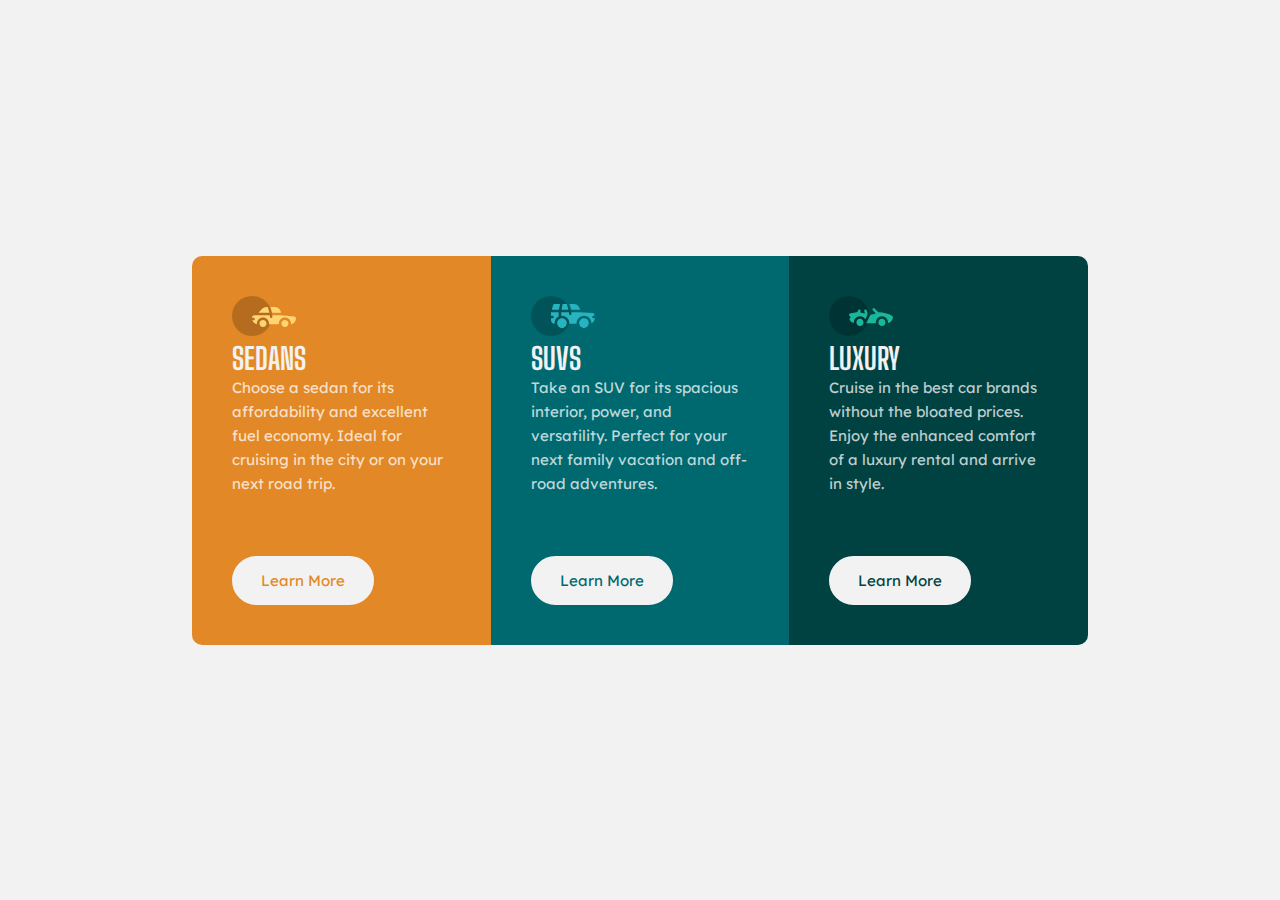
<file: 3-column-preview-card-component-main/index.html>
<!DOCTYPE html>
<html lang="en">
<head>
  <meta charset="UTF-8">
  <meta name="viewport" content="width=device-width, initial-scale=1.0"> <!-- displays site properly based on user's device -->

  <link rel="icon" type="image/png" sizes="32x32" href="./images/favicon-32x32.png">
  
  <title>Frontend Mentor | 3-column preview card component</title>
  <link rel="stylesheet" href="style.css">

  
</head>
<body>
  <div class="container">
    <div class="wrapper">
      <div class="box box1">
        <img src="images/icon-sedans.svg" alt="">
        <h2>
          Sedans
        </h2>
        <p>
          Choose a sedan for its affordability and excellent fuel economy. Ideal for cruising in the city 
          or on your next road trip.</p>
          <a href="#">Learn More</a>
      </div>
      <div class="box box2">
        <img src="images/icon-suvs.svg" alt="">
        <h2>
          SUVs
        </h2>
        <p>
          Take an SUV for its spacious interior, power, and versatility. Perfect for your next family vacation 
          and off-road adventures.</p>
          <a href="#">Learn More</a>
      </div>
      <div class="box box3">
        <img src="images/icon-luxury.svg" alt="">
        <h2>
          Luxury
        </h2>
        <p>
          Cruise in the best car brands without the bloated prices. Enjoy the enhanced comfort of a luxury 
  rental and arrive in style.</p>
  <a href="#">Learn More</a>
      </div>
    </div>
  </div>
  
  

  
  

 
  
  

</body>
</html>
</file>
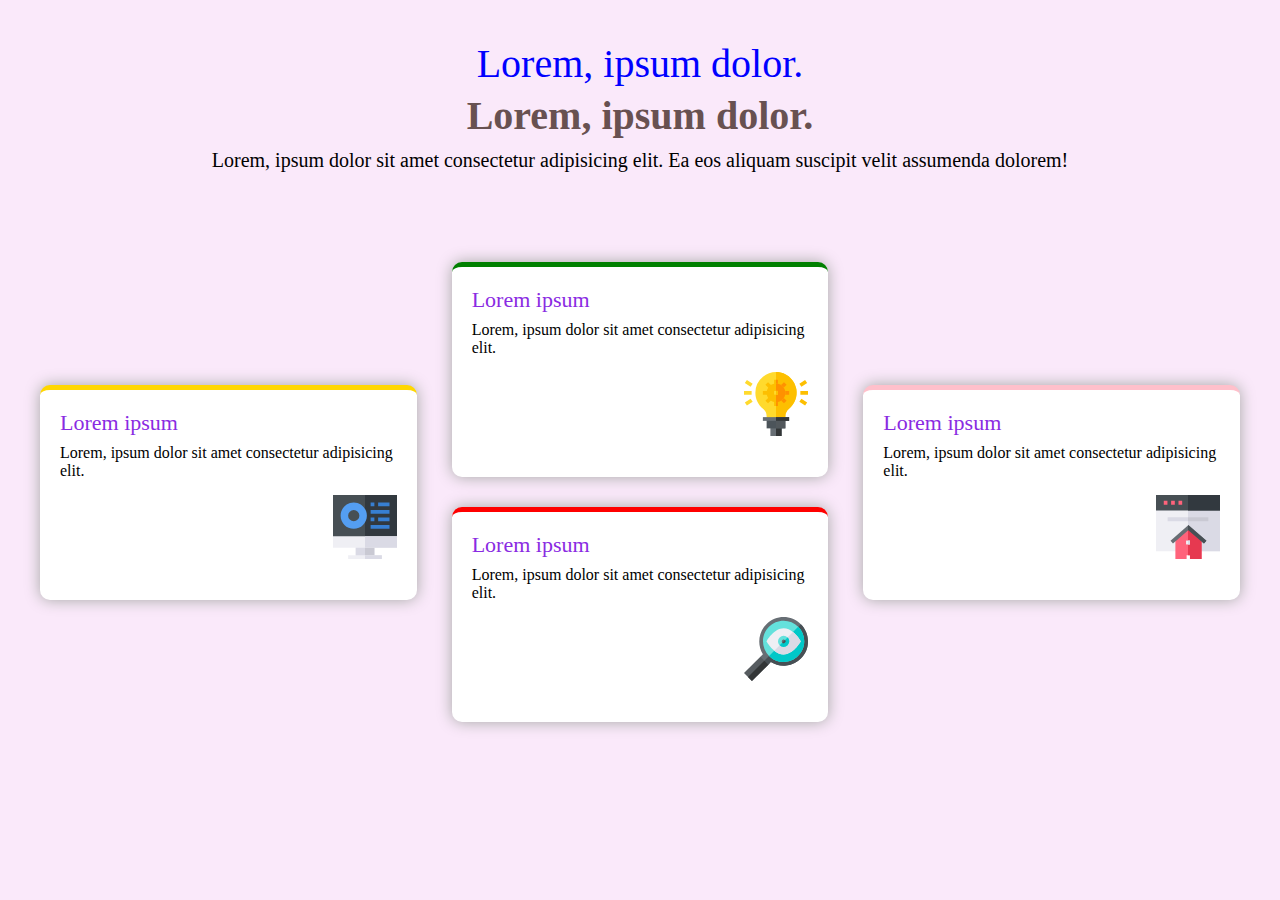
<file: four-card-feature-section-master/index.html>
<!DOCTYPE html>
<html lang="en">
<head>
  <meta charset="UTF-8">
  <meta http-equiv="X-UA-Compatible" content="IE=edge">
  <meta name="viewport" content="width=device-width, initial-scale=1.0">
  <title>Document</title>
  <link rel="stylesheet" href="style.css">

</head>
<body>
<div class="container">
  <header>
    <h2>Lorem, ipsum dolor.</h2>
    <h3>Lorem, ipsum dolor.</h3>
    <p>Lorem, ipsum dolor sit amet consectetur adipisicing elit. Ea eos aliquam suscipit velit assumenda dolorem!</p>
  </header>

  <section class="main">
<div class="box box1">
  <div class="box-text">
    <h4>Lorem ipsum</h4>
    <p>Lorem, ipsum dolor sit amet consectetur adipisicing elit.</p>
  </div>
  <img src="images/icon-calculator.svg" alt="">
</div>

<div class="box-container">

  <div class="box box2">
    <div class="box-text">
      <h4>Lorem ipsum</h4>
      <p>Lorem, ipsum dolor sit amet consectetur adipisicing elit.</p>
    </div>
    <img src="images/icon-karma.svg" alt="">
  </div>

  <div class="box box3">
    <div class="box-text">
      <h4>Lorem ipsum</h4>
      <p>Lorem, ipsum dolor sit amet consectetur adipisicing elit.</p>
    </div>
    <img src="images/icon-supervisor.svg" alt="">
  </div>

</div>

<div class="box box4">
  <div class="box-text">
    <h4>Lorem ipsum</h4>
    <p>Lorem, ipsum dolor sit amet consectetur adipisicing elit.</p>
  </div>
  <img src="images/icon-team-builder.svg" alt="">
</div>

  </section>

</div>

  
</body>
</html>
</file>
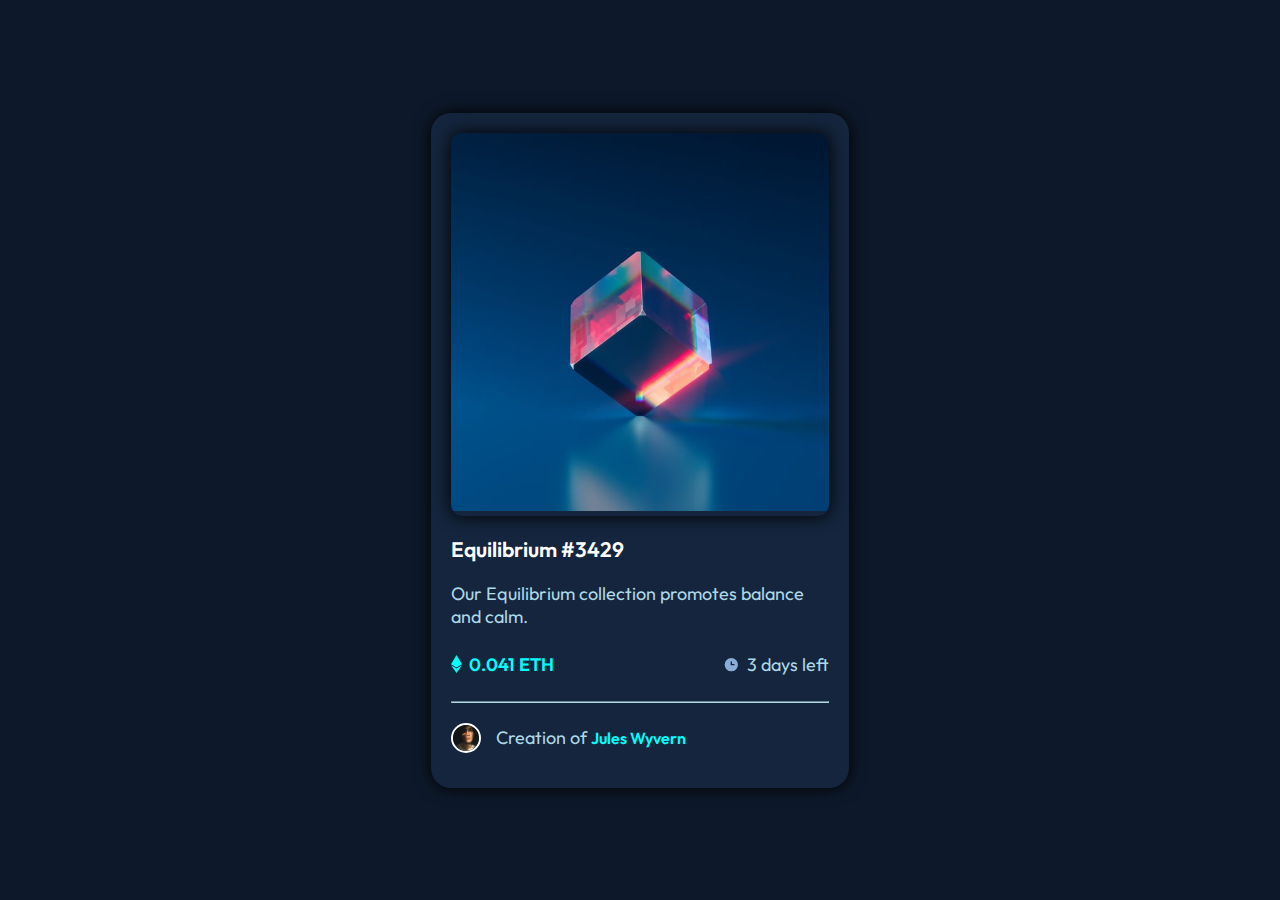
<file: nft-preview-card-component-main/index.html>
<!DOCTYPE html>
<html lang="en">
<head>
  <meta charset="UTF-8">
  <meta name="viewport" content="width=device-width, initial-scale=1.0"> <!-- displays site properly based on user's device -->

  <link rel="icon" type="image/png" sizes="32x32" href="./images/favicon-32x32.png">
  
  <title>Frontend Mentor | NFT preview card component</title>
  <link rel="stylesheet" href="style.css">

  
</head>
<body>

  <div class="container">
    <div class="wrapper">

      <div class="img-top">
        <img src="images/image-equilibrium.jpg" alt="">
        <div class="img-overlay">
          <img src="images/icon-view.svg" alt="">
        </div>
      </div>


      <div class="box-text">
        <a href="#">Equilibrium #3429</a>
        <p>Our Equilibrium collection promotes balance and calm.</p>
        
        
        <div class="flex">


          <div class="eth">
            <img src="images/icon-ethereum.svg" alt="">
            <p>0.041 ETH</p>
          </div>


          <div class="days">
            <img src="images/icon-clock.svg" alt="">
            <p>3 days left</p>
          </div>


        </div>

        <hr>

        <div class="author">
          <img src="images/image-avatar.png" alt="">
          <p>Creation of <a href="#" class="name">Jules Wyvern</a></p>
        </div>
        
      </div>
    </div>
  </div>

</body>
</html>
</file>
<file: 3-column-preview-card-component-main/style.css>
@import url('https://fonts.googleapis.com/css2?family=Big+Shoulders+Display&family=Inter:wght@400;700&family=Lexend+Deca&display=swap');

/* 
font-family: 'Big Shoulders Display', cursive;
font-family: 'Lexend Deca', sans-serif; */

*{
    margin: 0;
    padding: 0;
    box-sizing: border-box;
}

body{
    background-color: hsl(0, 0%, 95%);
    min-height: 100vh;
    display: flex;
    align-items: center;
    font-size: 15px;
    font-family: 'Lexend Deca',
        sans-serif;
    font-weight: 400;

}

.container{
    max-width: 960px;
    margin: 0 auto;
}

.wrapper{
    display: grid;
    grid-template-columns: 1fr 1fr 1fr;
    border-radius: 10px;
    overflow: hidden;
    margin: 2rem;
}


.box1{
    background-color: hsl(31, 77%, 52%);
}

.box2{
    background-color: hsl(184, 100%, 22%);
}


.box3{
    background-color:hsl(179, 100%, 13%);
}

.box{
    padding: 40px;
    
}

.box h2{
    font-family: 'Big Shoulders Display',
    cursive;
text-transform: uppercase;
color: hsl(0, 0%, 95%);
font-size: 30px;
}

.box p{
    color: hsla(0, 0%, 100%, 0.75);
    line-height: 1.6;
}



.box a {
    text-decoration: none;
    background-color: hsl(0, 0%, 95%);
    padding: 13px 27px;
    border-radius: 26px;
    margin-top: 60px;
    display: inline-block;
    border: 2px solid hsl(0, 0%, 95%);
    transition: all .4s ease-in-out;
}

.box1 a {
    color: hsl(31, 77%, 52%);
}

.box2 a {
    color: hsl(184, 100%, 22%);
}

.box3 a {
    color: hsl(179, 100%, 13%);
}

.box a:hover {
    color: hsl(0, 0%, 95%);
    background: transparent;
}

@media only screen and (max-width: 768px) {
    .wrapper {
        grid-template-columns: 1fr;
    }
}

@media only screen and (max-width: 425px) {
    .wrapper {
        margin: 2rem .5rem;
    }
}
</file>
<file: four-card-feature-section-master/style.css>
@import url('https://fonts.googleapis.com/css2?family=Poppins:wght@200;400;600&display=swap');

/* font-family: 'Poppins', sans-serif; */

*{
    margin: 0;
    padding: 0;
}

body{
    min-height: 100vh;
    background: rgb(250, 233, 250);
    text-align: center;
}

.container{
    max-width: 1200px;
    margin: 0 auto;
    padding: 40px;
}

header h2{
  color: blue;
  font-weight: 100;
  font-size: 40px;
  margin-bottom: 5px;
}

header h3{
    color: rgb(104, 81, 81);
    font-size: 40px;
    margin-bottom: 10px;
}

header p{
    font-size: 20px;
    margin-bottom: 90px;
}

.main{
    display: grid;
    grid-template-columns: 1fr 1fr 1fr;
    gap: 35px;
}

.box{
    background-color: white;
    border-radius: 10px;
    /* border-top: 5px solid red; */
    padding: 20px;
    text-align: right;
    height: 170px;
    box-shadow: 0 0 15px 0 rgb(165, 167, 164);
}

.box-text{
    text-align: left;
}

.box-text h4{
    color:blueviolet;
    font-size: 22px;
    font-weight: 100;
    margin-bottom: 8px;
}

.box-text p{
    padding-bottom: 15px;
}

.box-container{
    display: flex;
    flex-direction: column;
    gap: 30px;
}

.box1{
    border-top: 5px solid gold;
}


.box2{
    border-top: 5px solid green;
}


.box3{
    border-top: 5px solid red;
}


.box4{
    border-top: 5px solid pink;
}

.box1, .box4{
    align-self: center;
}

@media only screen and (max-width:768px){
.main{
    grid-template-columns: 1fr;
}


}
</file>
<file: nft-preview-card-component-main/style.css>
@import url('https://fonts.googleapis.com/css2?family=Outfit:wght@300;400;600&display=swap');

/* font-family: 'Outfit', sans-serif; */


*{
    margin: 0;
    padding: 0;
    box-sizing: border-box;
}

body{
    background-color: hsl(217, 54%, 11%);
    font-size: 18px;
    min-height: 100vh;
    display: flex;
    align-items: center;
    justify-content: center;
    font-family: 'Outfit', sans-serif; 
}

.container{
    margin: 0 auto;
    max-width: 450px;
    
}

.wrapper{
    margin: 2rem 1rem;
    padding: 20px;
    background-color:  hsl(216, 50%, 16%);
    border-radius: 20px;
    box-shadow: 0 0 17px 0 black;

}

.img-top{

    border-radius: 12px;
    overflow: hidden;
    position: relative;
    box-shadow: 0 0 17px 0 black;
}

.img-top img{
    width: 100%;
    /* height: 100%;
    object-fit: cover; */
    /* display: block; */
}

.img-overlay{
    position: absolute;
    top: 0;
    left: 0;
    height: 100%;
    width: 100%;
    background-color: hsl(178, 100%, 50%, 0.4);
    /* opacity: 0.6; */
    display: none;
    /* transition: 0.4s; */
}

.img-overlay img{
    position: absolute;
    width: 50px;
    top: 50%;
    left: 50%;
    transform: translate(-50%,-50%);
}

/* .img-overlay img:hover{
    background-color: aqua;
    opacity: 0.4;
} */

.img-top:hover .img-overlay{
    display: block;
}

.box-text a{
    color: white;
    text-decoration: none;
    font-weight: 600;
    font-size: 21px;
    padding: 20px 0;
    display: inline-block;

}

.box-text a:hover{
    color: cyan;
}

p{
    color: lightblue;

}


.flex{
 display: flex;
 align-items: center;
 justify-content: space-between;
 padding: 25px 0;
}

.eth, .days{
    display: flex;
    align-items: center;

}

.eth p{
    color: cyan;
    font-weight: 600;
    padding-left: 7px;
}

.days p{
    padding-left: 7px;
}

hr{
    border-color: lightblue;
}

.author{
    display: flex;
    align-items: center;
    padding-top: 5px;
}

.author img{
    height: 30px;
    width: 30px;
    border-radius: 50%;
    border: 2px solid white;
    margin-right: 15px;
}

.author p a.name{
    color: white;
    text-decoration: none;
    font-size: 16px;

}

.author p a.name 
{
    color: cyan;
}
</file>
